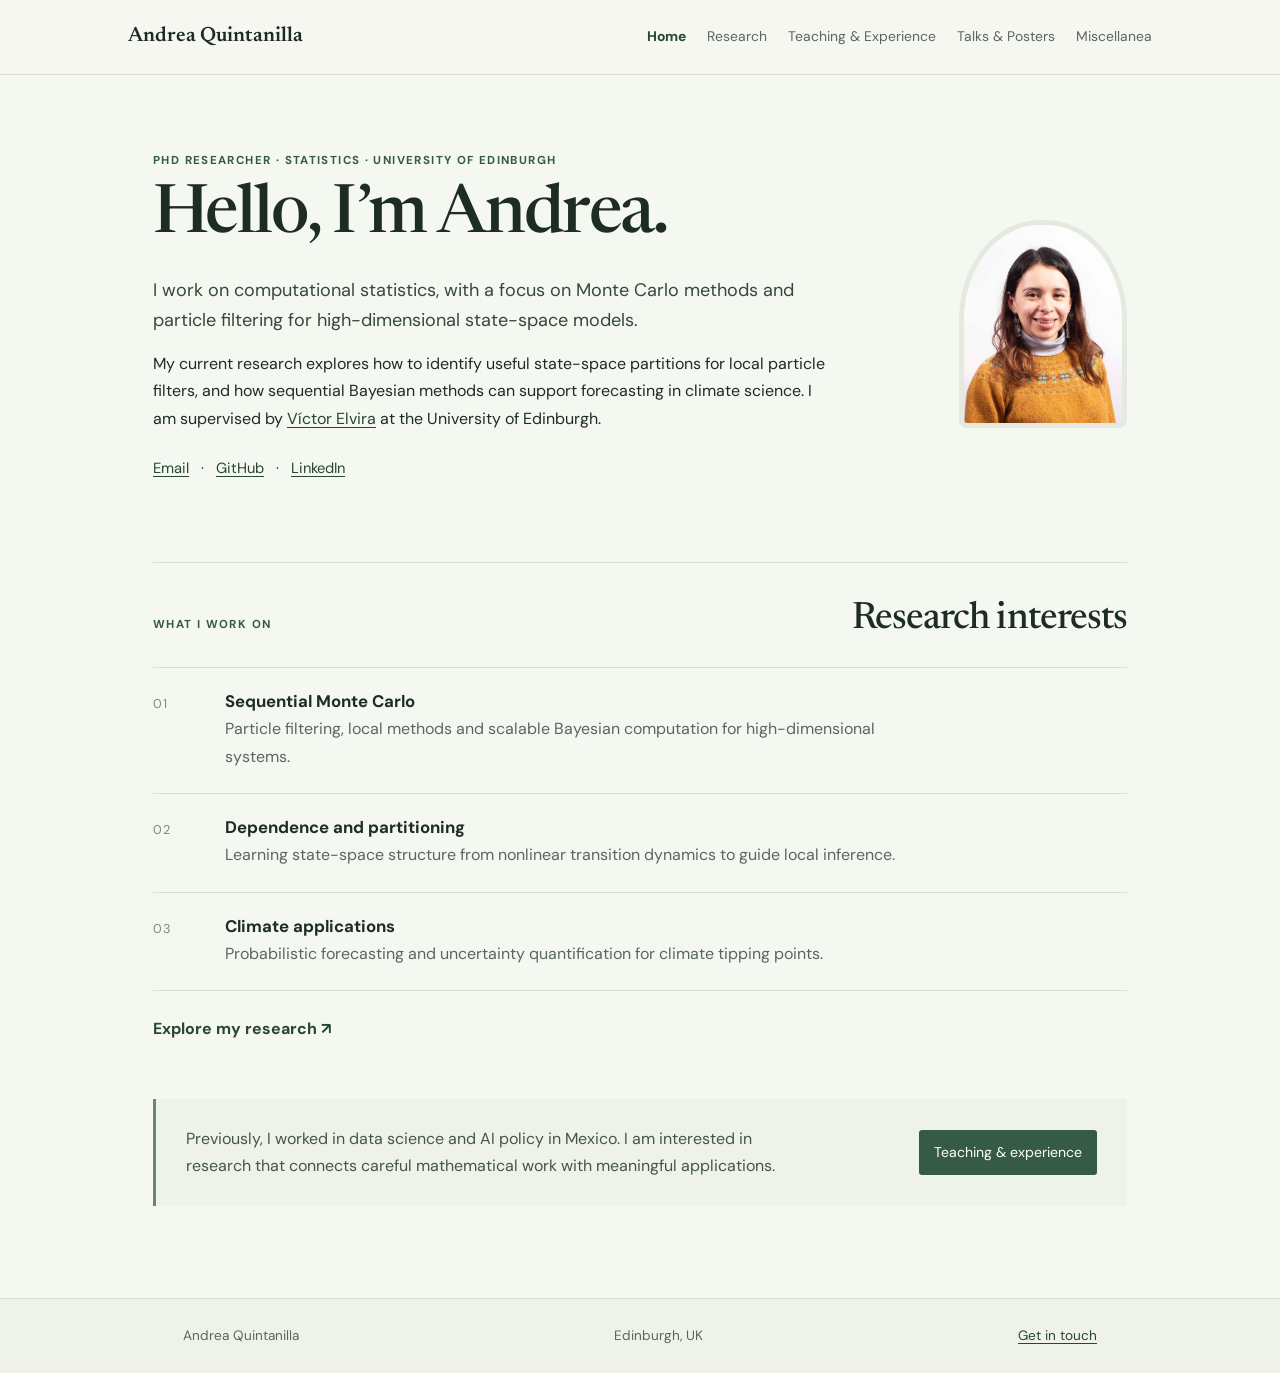
<file: index.html>
<!doctype html>
<html lang="en">
<head>
  <meta charset="utf-8">
  <meta name="viewport" content="width=device-width, initial-scale=1">
  <meta name="description" content="Andrea Quintanilla is a PhD researcher in statistics at the University of Edinburgh, working on Monte Carlo methods, particle filtering and climate applications.">
  <title>Andrea Quintanilla | Home</title>
  <link rel="stylesheet" href="assets/style.css">
</head>
<body>
  <header class="site-header">
    <div class="header-inner">
      <a class="wordmark" href="index.html">Andrea Quintanilla</a>
      <nav aria-label="Main navigation">
        <a class="active" aria-current="page" href="index.html">Home</a>
        <a href="research.html">Research</a>
        <a href="teaching-experience.html">Teaching &amp; Experience</a>
        <a href="talks-posters.html">Talks &amp; Posters</a>
        <a href="miscellanea.html">Miscellanea</a>
      </nav>
    </div>
  </header>

  <main class="page home-page">
    <section class="intro">
      <div class="intro-copy">
        <p class="eyebrow">PhD researcher · Statistics · University of Edinburgh</p>
        <h1>Hello, I’m Andrea.</h1>
        <p class="lead">I work on computational statistics, with a focus on Monte Carlo methods and particle filtering for high-dimensional state-space models.</p>
        <p>My current research explores how to identify useful state-space partitions for local particle filters, and how sequential Bayesian methods can support forecasting in climate science. I am supervised by <a href="https://victorelvira.github.io/">Víctor Elvira</a> at the University of Edinburgh.</p>
        <p class="contact-line"><a href="mailto:A.Quintanilla-Carranza@sms.ed.ac.uk">Email</a><span aria-hidden="true">·</span><a href="https://github.com/AndreaQuinCa">GitHub</a><span aria-hidden="true">·</span><a href="https://www.linkedin.com/in/andrea-quintanilla">LinkedIn</a></p>
      </div>
      <figure class="portrait-wrap">
        <img class="portrait" src="assets/andrea-quintanilla.jpg" alt="Portrait of Andrea Quintanilla">
      </figure>
    </section>

    <section class="home-section">
      <div class="section-heading">
        <p class="eyebrow">What I work on</p>
        <h2>Research interests</h2>
      </div>
      <div class="interest-list">
        <article class="interest-item">
          <span class="number">01</span>
          <div><h3>Sequential Monte Carlo</h3><p>Particle filtering, local methods and scalable Bayesian computation for high-dimensional systems.</p></div>
        </article>
        <article class="interest-item">
          <span class="number">02</span>
          <div><h3>Dependence and partitioning</h3><p>Learning state-space structure from nonlinear transition dynamics to guide local inference.</p></div>
        </article>
        <article class="interest-item">
          <span class="number">03</span>
          <div><h3>Climate applications</h3><p>Probabilistic forecasting and uncertainty quantification for climate tipping points.</p></div>
        </article>
      </div>
      <a class="text-link" href="research.html">Explore my research <span aria-hidden="true">↗</span></a>
    </section>

    <section class="notice-band">
      <p>Previously, I worked in data science and AI policy in Mexico. I am interested in research that connects careful mathematical work with meaningful applications.</p>
      <a class="button-link" href="teaching-experience.html">Teaching &amp; experience</a>
    </section>
  </main>

  <footer class="site-footer"><div><span>Andrea Quintanilla</span><span>Edinburgh, UK</span><a href="mailto:A.Quintanilla-Carranza@sms.ed.ac.uk">Get in touch</a></div></footer>
</body>
</html>
</file>
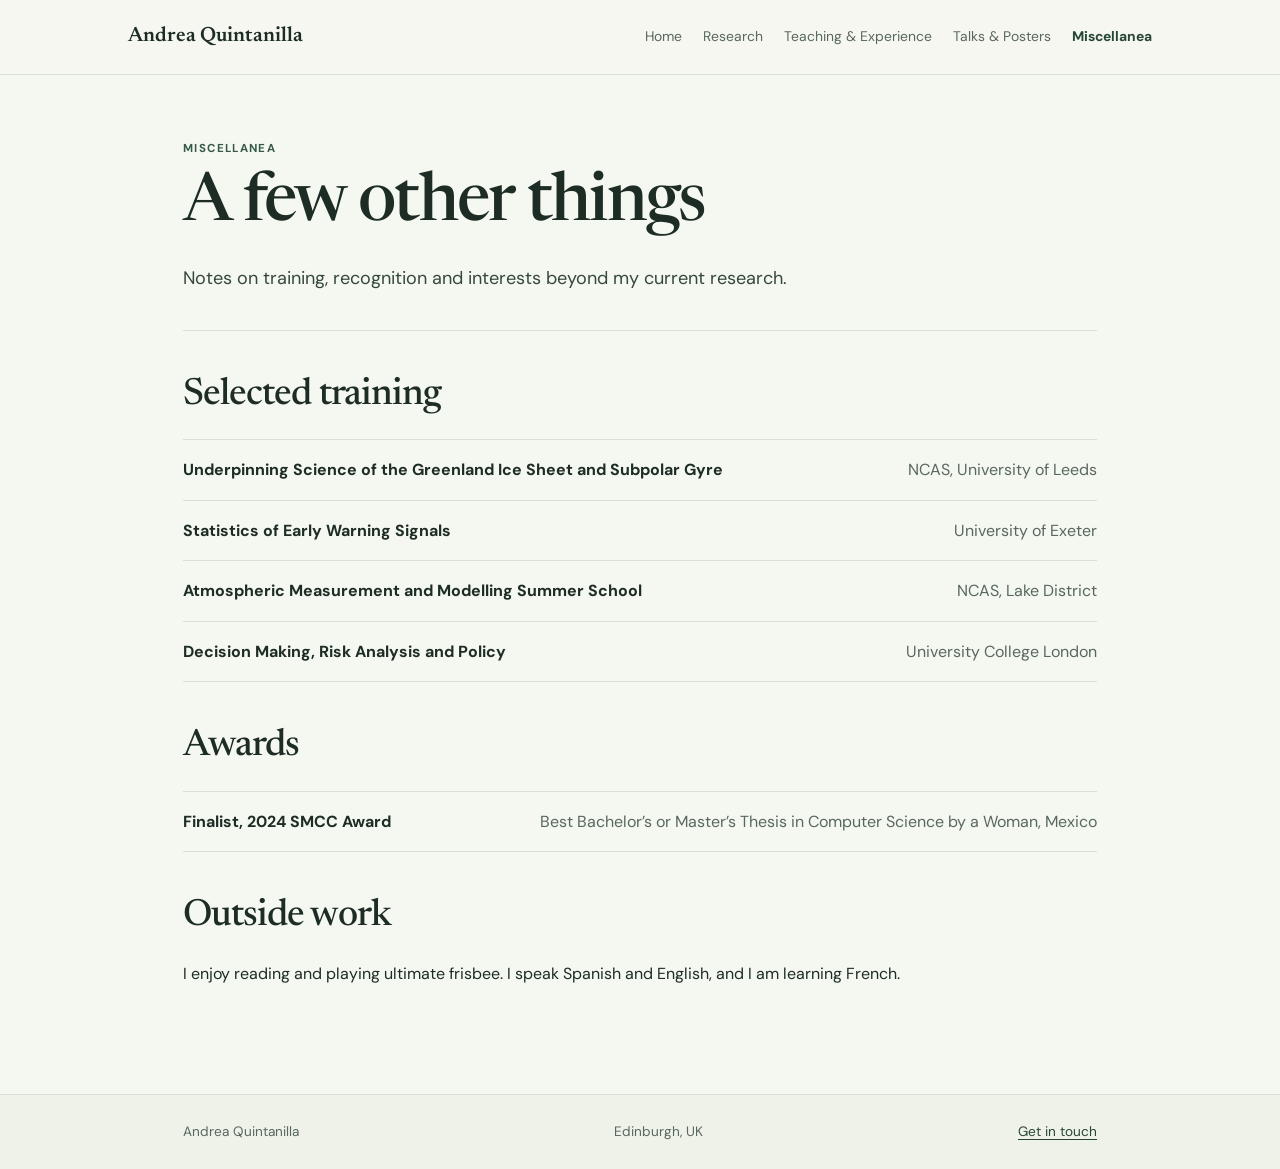
<file: miscellanea.html>
<!doctype html>
<html lang="en">
<head>
  <meta charset="utf-8">
  <meta name="viewport" content="width=device-width, initial-scale=1">
  <meta name="description" content="Awards, training and a few personal interests of Andrea Quintanilla.">
  <title>Andrea Quintanilla | Miscellanea</title>
  <link rel="stylesheet" href="assets/style.css">
</head>
<body>
  <header class="site-header"><div class="header-inner">
    <a class="wordmark" href="index.html">Andrea Quintanilla</a>
    <nav aria-label="Main navigation"><a href="index.html">Home</a><a href="research.html">Research</a><a href="teaching-experience.html">Teaching &amp; Experience</a><a href="talks-posters.html">Talks &amp; Posters</a><a class="active" aria-current="page" href="miscellanea.html">Miscellanea</a></nav>
  </div></header>
  <main class="page">
    <header class="page-title"><p class="eyebrow">Miscellanea</p><h1>A few other things</h1><p class="lead">Notes on training, recognition and interests beyond my current research.</p></header>
    <section class="content-section"><h2>Selected training</h2>
      <ul class="simple-list">
        <li><strong>Underpinning Science of the Greenland Ice Sheet and Subpolar Gyre</strong><span>NCAS, University of Leeds</span></li>
        <li><strong>Statistics of Early Warning Signals</strong><span>University of Exeter</span></li>
        <li><strong>Atmospheric Measurement and Modelling Summer School</strong><span>NCAS, Lake District</span></li>
        <li><strong>Decision Making, Risk Analysis and Policy</strong><span>University College London</span></li>
      </ul>
    </section>
    <section class="content-section"><h2>Awards</h2>
      <ul class="simple-list"><li><strong>Finalist, 2024 SMCC Award</strong><span>Best Bachelor’s or Master’s Thesis in Computer Science by a Woman, Mexico</span></li></ul>
    </section>
    <section class="content-section"><h2>Outside work</h2>
      <p>I enjoy reading and playing ultimate frisbee. I speak Spanish and English, and I am learning French.</p>
    </section>
  </main>
  <footer class="site-footer"><div><span>Andrea Quintanilla</span><span>Edinburgh, UK</span><a href="mailto:A.Quintanilla-Carranza@sms.ed.ac.uk">Get in touch</a></div></footer>
</body>
</html>
</file>
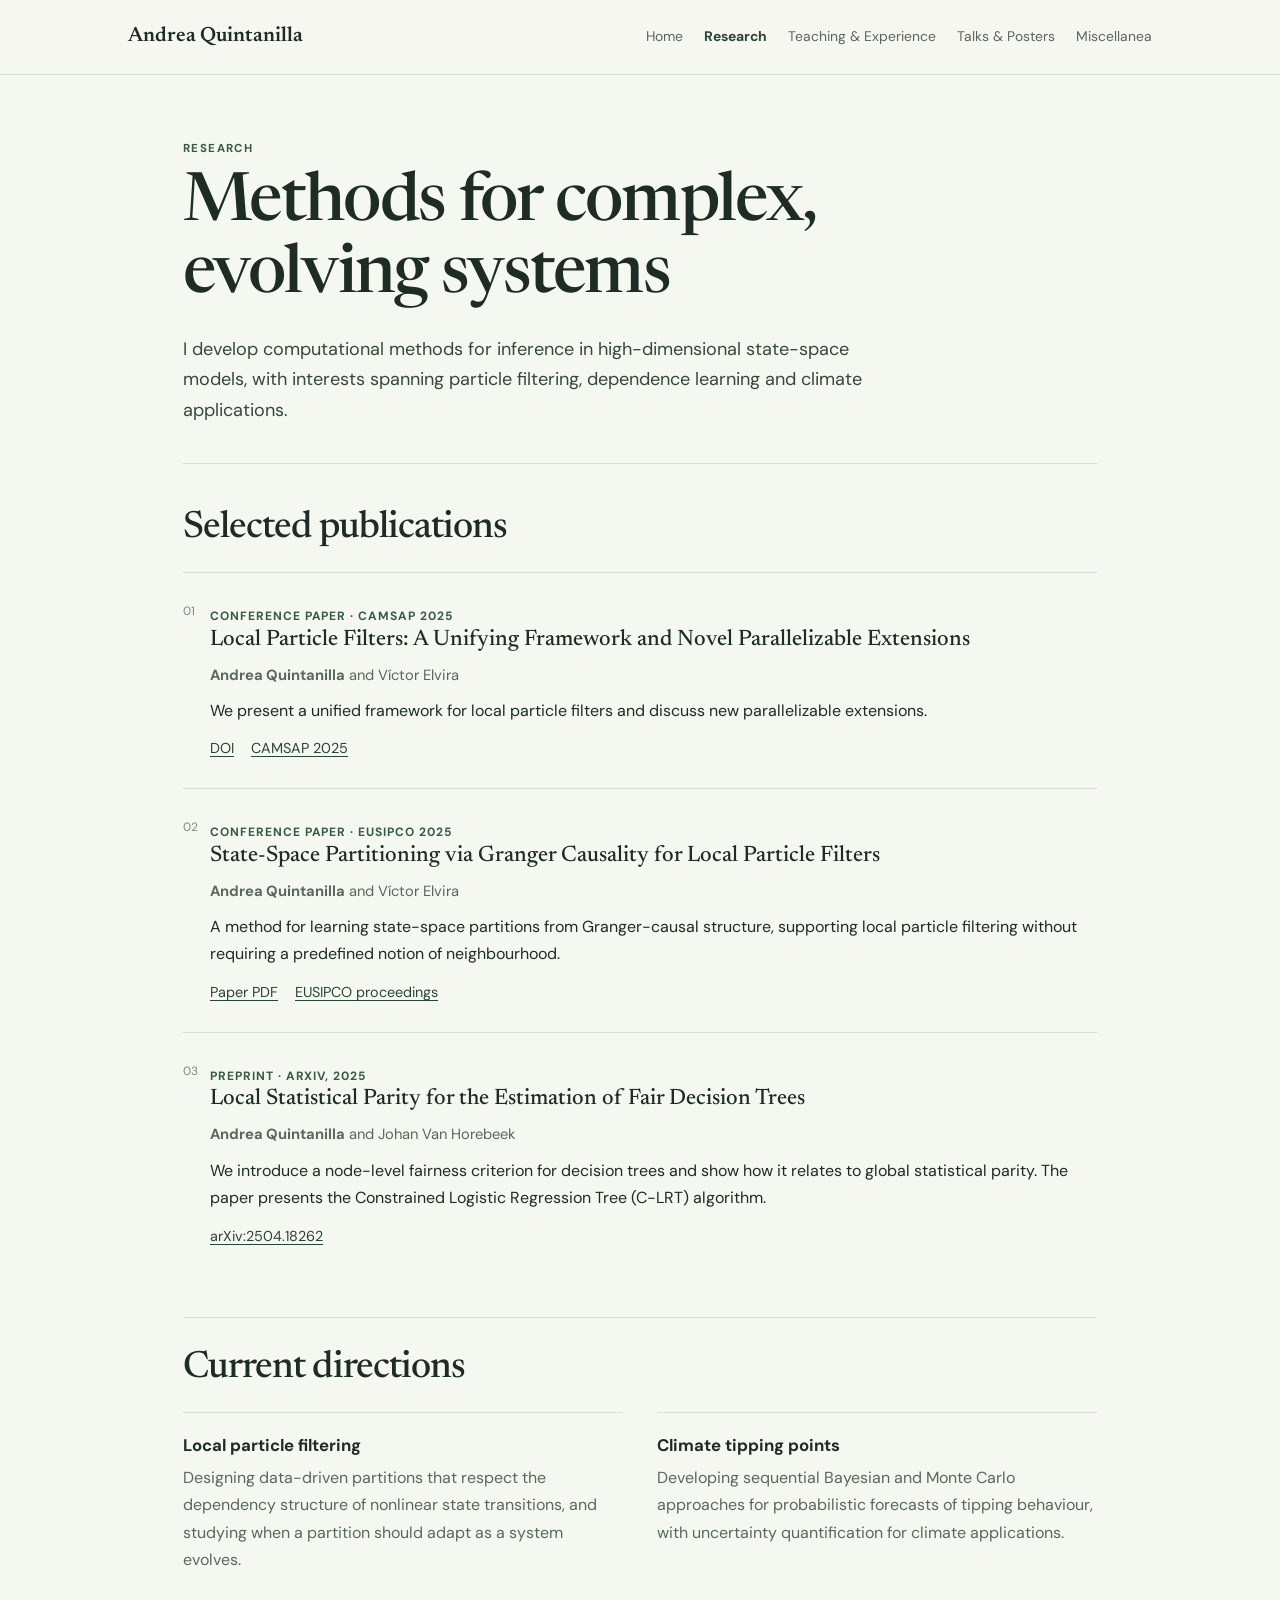
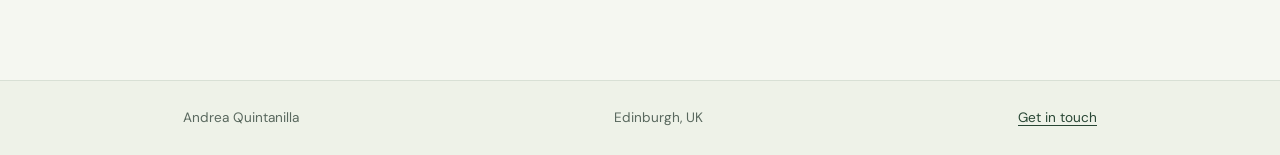
<file: research.html>
<!doctype html>
<html lang="en">
<head>
  <meta charset="utf-8">
  <meta name="viewport" content="width=device-width, initial-scale=1">
  <meta name="description" content="Research by Andrea Quintanilla in particle filtering, Monte Carlo methods, climate applications and algorithmic fairness.">
  <title>Andrea Quintanilla | Research</title>
  <link rel="stylesheet" href="assets/style.css">
</head>
<body>
  <header class="site-header"><div class="header-inner">
    <a class="wordmark" href="index.html">Andrea Quintanilla</a>
    <nav aria-label="Main navigation"><a href="index.html">Home</a><a class="active" aria-current="page" href="research.html">Research</a><a href="teaching-experience.html">Teaching &amp; Experience</a><a href="talks-posters.html">Talks &amp; Posters</a><a href="miscellanea.html">Miscellanea</a></nav>
  </div></header>
  <main class="page">
    <header class="page-title"><p class="eyebrow">Research</p><h1>Methods for complex, evolving systems</h1><p class="lead">I develop computational methods for inference in high-dimensional state-space models, with interests spanning particle filtering, dependence learning and climate applications.</p></header>
    <section class="content-section">
      <h2>Selected publications</h2>
      <ol class="publication-list">
        <li class="publication">
          <p class="pub-type">Conference paper · CAMSAP 2025</p>
          <h3>Local Particle Filters: A Unifying Framework and Novel Parallelizable Extensions</h3>
          <p class="authors"><strong>Andrea Quintanilla</strong> and Víctor Elvira</p>
          <p>We present a unified framework for local particle filters and discuss new parallelizable extensions.</p>
          <p class="pub-links"><a href="https://doi.org/10.1109/CAMSAP66162.2025.11423979">DOI</a><a href="https://cmsworkshops.com/CAMSAP2025/">CAMSAP 2025</a></p>
        </li>
        <li class="publication">
          <p class="pub-type">Conference paper · EUSIPCO 2025</p>
          <h3>State-Space Partitioning via Granger Causality for Local Particle Filters</h3>
          <p class="authors"><strong>Andrea Quintanilla</strong> and Víctor Elvira</p>
          <p>A method for learning state-space partitions from Granger-causal structure, supporting local particle filtering without requiring a predefined notion of neighbourhood.</p>
          <p class="pub-links"><a href="https://eusipco2025.org/wp-content/uploads/pdfs/0002442.pdf">Paper PDF</a><a href="https://eurasip.org/Proceedings/Eusipco/Eusipco2025/HTML/session-index.html">EUSIPCO proceedings</a></p>
        </li>
        <li class="publication">
          <p class="pub-type">Preprint · arXiv, 2025</p>
          <h3>Local Statistical Parity for the Estimation of Fair Decision Trees</h3>
          <p class="authors"><strong>Andrea Quintanilla</strong> and Johan Van Horebeek</p>
          <p>We introduce a node-level fairness criterion for decision trees and show how it relates to global statistical parity. The paper presents the Constrained Logistic Regression Tree (C-LRT) algorithm.</p>
          <p class="pub-links"><a href="https://arxiv.org/abs/2504.18262">arXiv:2504.18262</a></p>
        </li>
      </ol>
    </section>
    <section class="content-section research-agenda">
      <h2>Current directions</h2>
      <div class="two-column">
        <article><h3>Local particle filtering</h3><p>Designing data-driven partitions that respect the dependency structure of nonlinear state transitions, and studying when a partition should adapt as a system evolves.</p></article>
        <article><h3>Climate tipping points</h3><p>Developing sequential Bayesian and Monte Carlo approaches for probabilistic forecasts of tipping behaviour, with uncertainty quantification for climate applications.</p></article>
      </div>
    </section>
  </main>
  <footer class="site-footer"><div><span>Andrea Quintanilla</span><span>Edinburgh, UK</span><a href="mailto:A.Quintanilla-Carranza@sms.ed.ac.uk">Get in touch</a></div></footer>
</body>
</html>
</file>
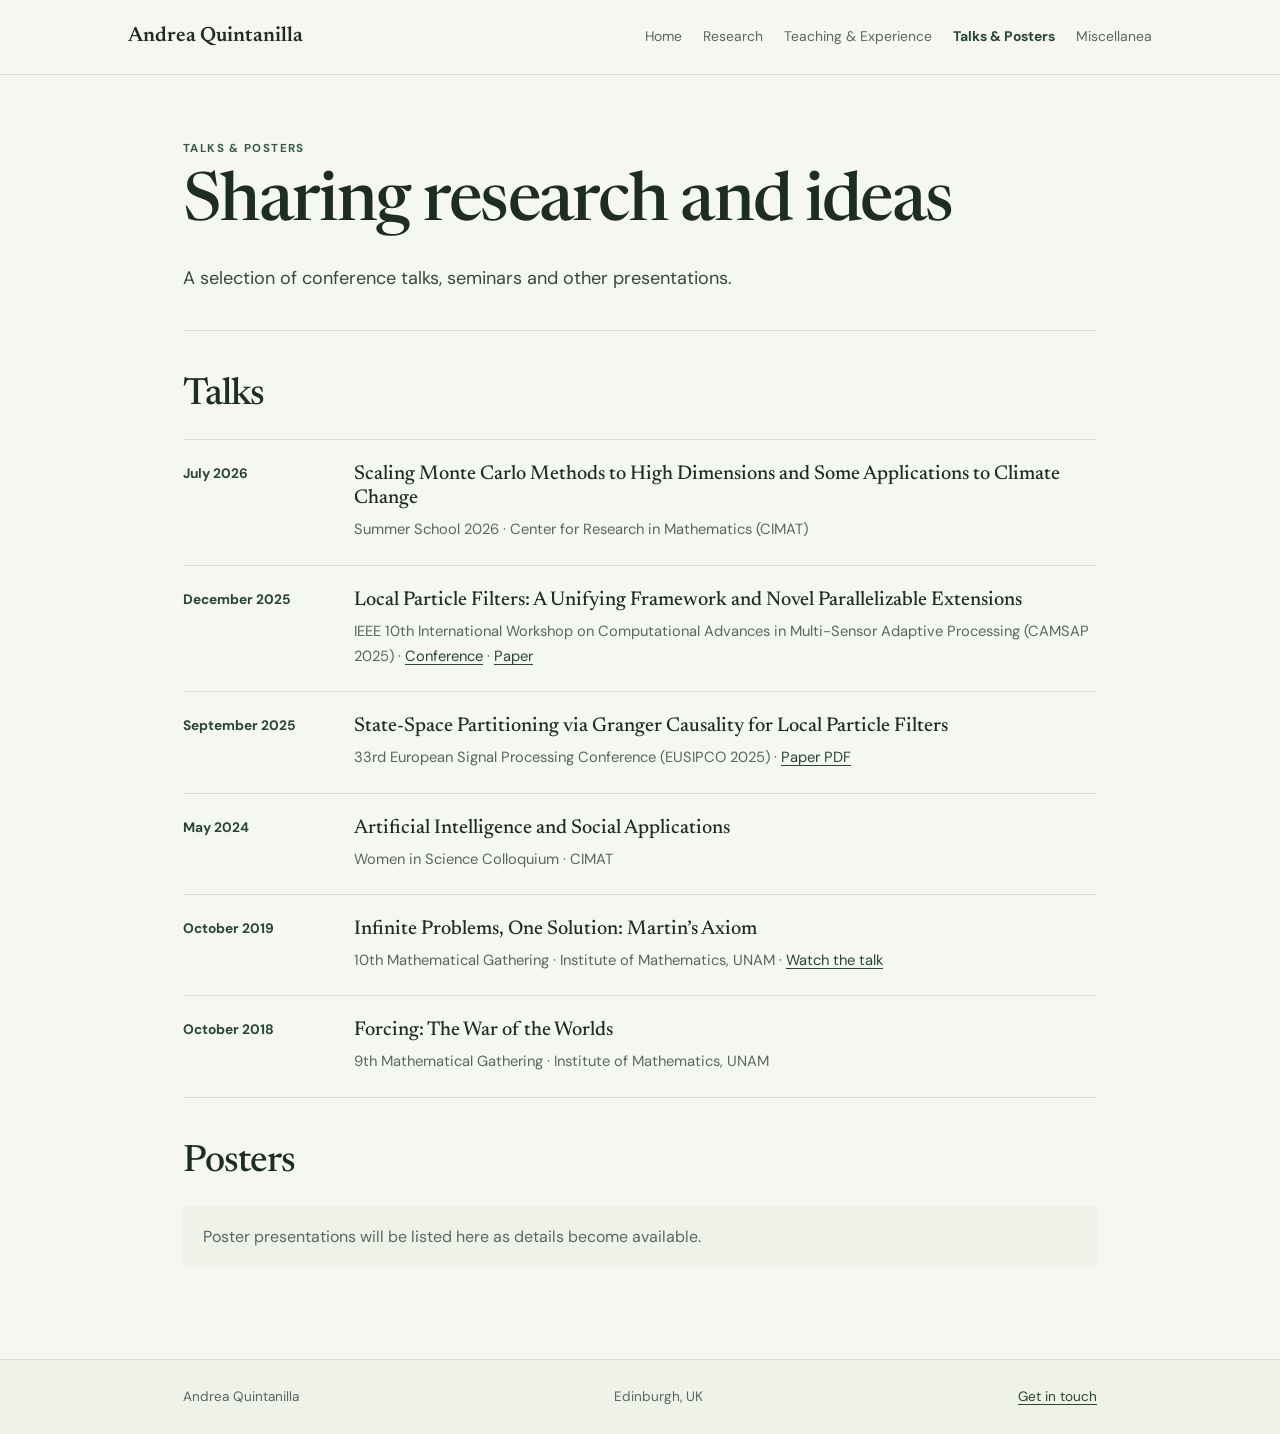
<file: talks-posters.html>
<!doctype html>
<html lang="en">
<head>
  <meta charset="utf-8">
  <meta name="viewport" content="width=device-width, initial-scale=1">
  <meta name="description" content="Conference talks and presentations by Andrea Quintanilla.">
  <title>Andrea Quintanilla | Talks &amp; Posters</title>
  <link rel="stylesheet" href="assets/style.css">
</head>
<body>
  <header class="site-header"><div class="header-inner">
    <a class="wordmark" href="index.html">Andrea Quintanilla</a>
    <nav aria-label="Main navigation"><a href="index.html">Home</a><a href="research.html">Research</a><a href="teaching-experience.html">Teaching &amp; Experience</a><a class="active" aria-current="page" href="talks-posters.html">Talks &amp; Posters</a><a href="miscellanea.html">Miscellanea</a></nav>
  </div></header>
  <main class="page">
    <header class="page-title"><p class="eyebrow">Talks &amp; Posters</p><h1>Sharing research and ideas</h1><p class="lead">A selection of conference talks, seminars and other presentations.</p></header>
    <section class="content-section"><h2>Talks</h2>
      <div class="talk-list">
        <article class="talk"><p class="talk-date">July 2026</p><div><h3>Scaling Monte Carlo Methods to High Dimensions and Some Applications to Climate Change</h3><p>Summer School 2026 · Center for Research in Mathematics (CIMAT)</p></div></article>
        <article class="talk"><p class="talk-date">December 2025</p><div><h3>Local Particle Filters: A Unifying Framework and Novel Parallelizable Extensions</h3><p>IEEE 10th International Workshop on Computational Advances in Multi-Sensor Adaptive Processing (CAMSAP 2025) · <a href="https://cmsworkshops.com/CAMSAP2025/">Conference</a> · <a href="https://doi.org/10.1109/CAMSAP66162.2025.11423979">Paper</a></p></div></article>
        <article class="talk"><p class="talk-date">September 2025</p><div><h3>State-Space Partitioning via Granger Causality for Local Particle Filters</h3><p>33rd European Signal Processing Conference (EUSIPCO 2025) · <a href="https://eusipco2025.org/wp-content/uploads/pdfs/0002442.pdf">Paper PDF</a></p></div></article>
        <article class="talk"><p class="talk-date">May 2024</p><div><h3>Artificial Intelligence and Social Applications</h3><p>Women in Science Colloquium · CIMAT</p></div></article>
        <article class="talk"><p class="talk-date">October 2019</p><div><h3>Infinite Problems, One Solution: Martin’s Axiom</h3><p>10th Mathematical Gathering · Institute of Mathematics, UNAM · <a href="https://www.youtube.com/watch?v=HPR8CqBz9E0&amp;t=873s">Watch the talk</a></p></div></article>
        <article class="talk"><p class="talk-date">October 2018</p><div><h3>Forcing: The War of the Worlds</h3><p>9th Mathematical Gathering · Institute of Mathematics, UNAM</p></div></article>
      </div>
    </section>
    <section class="content-section"><h2>Posters</h2><p class="quiet-note">Poster presentations will be listed here as details become available.</p></section>
  </main>
  <footer class="site-footer"><div><span>Andrea Quintanilla</span><span>Edinburgh, UK</span><a href="mailto:A.Quintanilla-Carranza@sms.ed.ac.uk">Get in touch</a></div></footer>
</body>
</html>
</file>
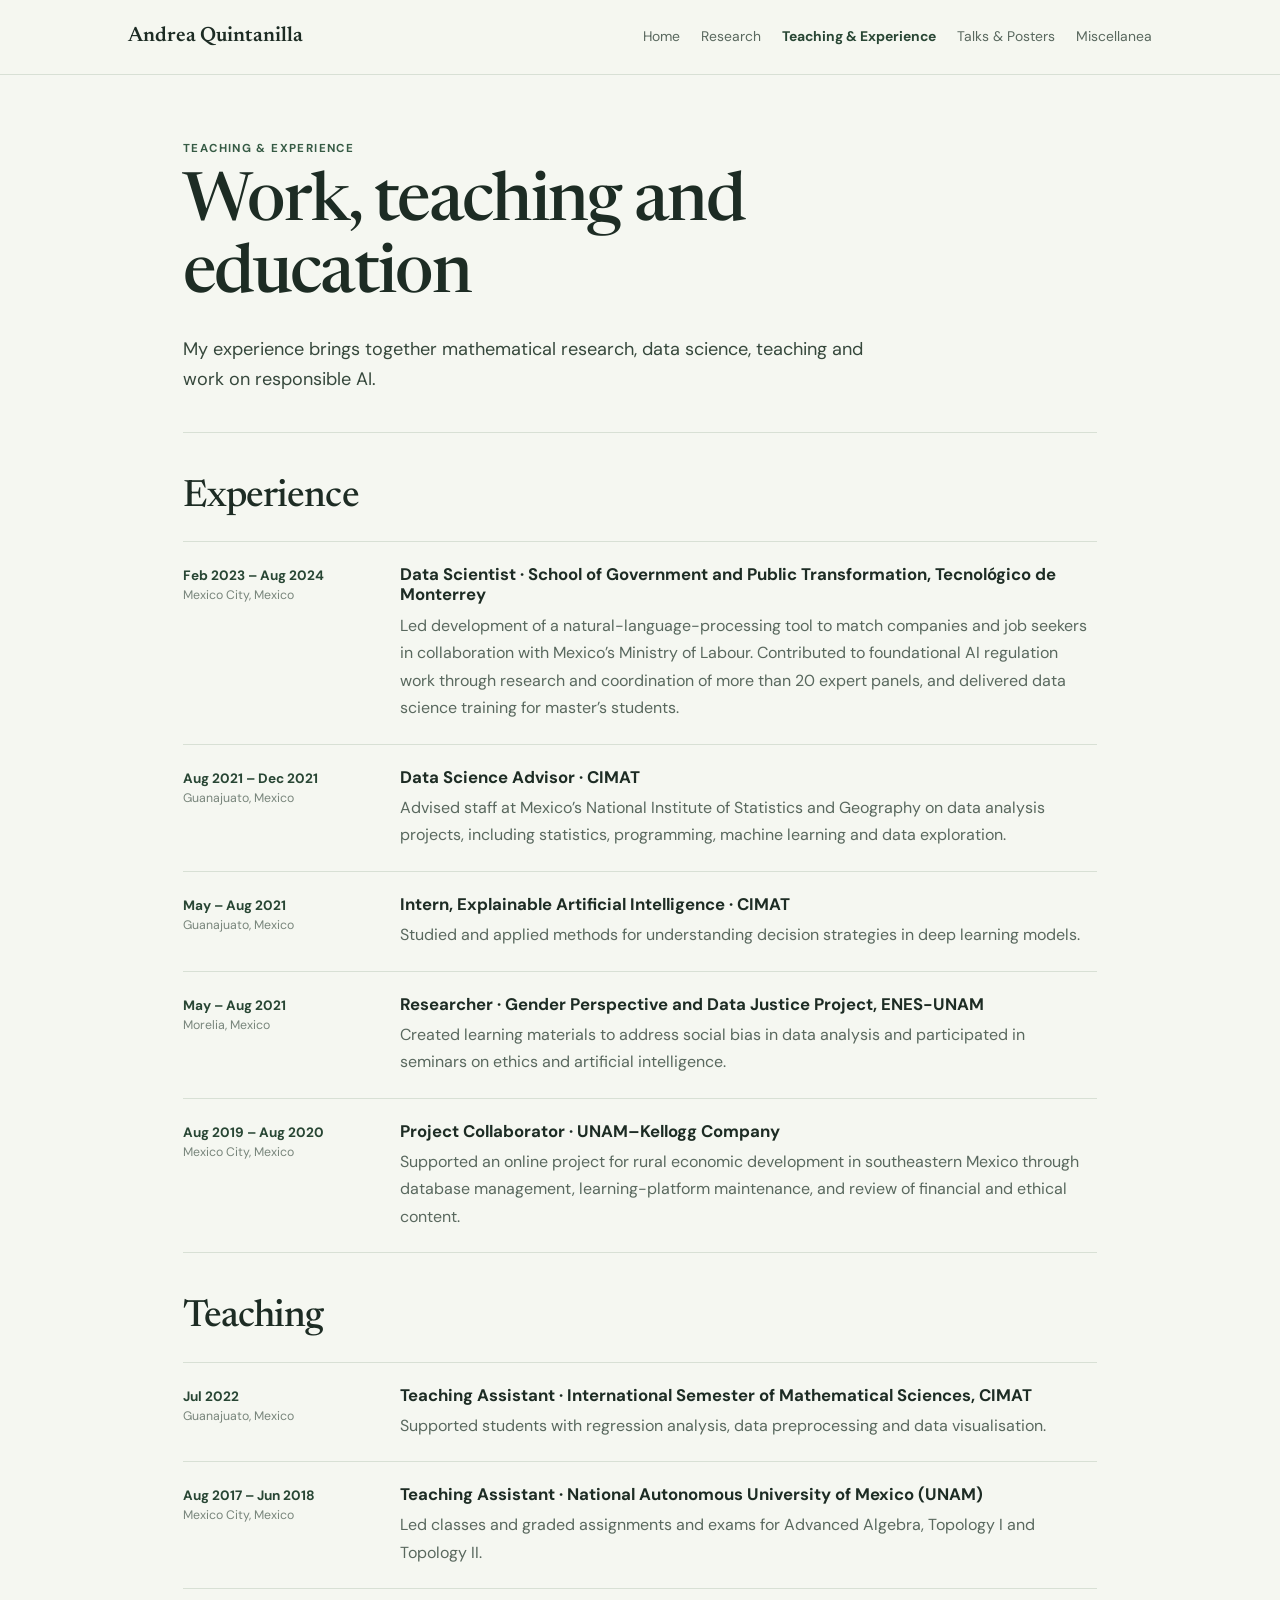
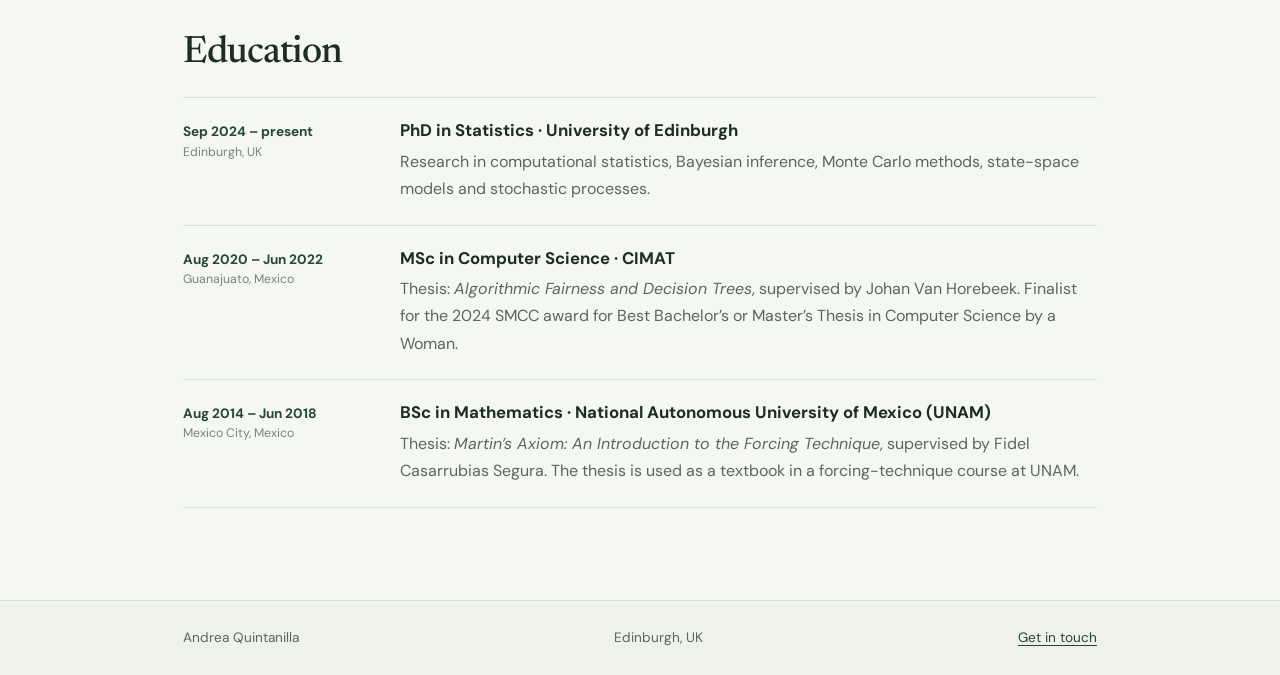
<file: teaching-experience.html>
<!doctype html>
<html lang="en">
<head>
  <meta charset="utf-8">
  <meta name="viewport" content="width=device-width, initial-scale=1">
  <meta name="description" content="Teaching, professional experience and education of Andrea Quintanilla.">
  <title>Andrea Quintanilla | Teaching &amp; Experience</title>
  <link rel="stylesheet" href="assets/style.css">
</head>
<body>
  <header class="site-header"><div class="header-inner">
    <a class="wordmark" href="index.html">Andrea Quintanilla</a>
    <nav aria-label="Main navigation"><a href="index.html">Home</a><a href="research.html">Research</a><a class="active" aria-current="page" href="teaching-experience.html">Teaching &amp; Experience</a><a href="talks-posters.html">Talks &amp; Posters</a><a href="miscellanea.html">Miscellanea</a></nav>
  </div></header>
  <main class="page">
    <header class="page-title"><p class="eyebrow">Teaching &amp; Experience</p><h1>Work, teaching and education</h1><p class="lead">My experience brings together mathematical research, data science, teaching and work on responsible AI.</p></header>
    <section class="content-section"><h2>Experience</h2>
      <div class="timeline">
        <article class="timeline-item"><p class="timeline-date">Feb 2023 – Aug 2024 <span>Mexico City, Mexico</span></p><div><h3>Data Scientist · School of Government and Public Transformation, Tecnológico de Monterrey</h3><p>Led development of a natural-language-processing tool to match companies and job seekers in collaboration with Mexico’s Ministry of Labour. Contributed to foundational AI regulation work through research and coordination of more than 20 expert panels, and delivered data science training for master’s students.</p></div></article>
        <article class="timeline-item"><p class="timeline-date">Aug 2021 – Dec 2021 <span>Guanajuato, Mexico</span></p><div><h3>Data Science Advisor · CIMAT</h3><p>Advised staff at Mexico’s National Institute of Statistics and Geography on data analysis projects, including statistics, programming, machine learning and data exploration.</p></div></article>
        <article class="timeline-item"><p class="timeline-date">May – Aug 2021 <span>Guanajuato, Mexico</span></p><div><h3>Intern, Explainable Artificial Intelligence · CIMAT</h3><p>Studied and applied methods for understanding decision strategies in deep learning models.</p></div></article>
        <article class="timeline-item"><p class="timeline-date">May – Aug 2021 <span>Morelia, Mexico</span></p><div><h3>Researcher · Gender Perspective and Data Justice Project, ENES-UNAM</h3><p>Created learning materials to address social bias in data analysis and participated in seminars on ethics and artificial intelligence.</p></div></article>
        <article class="timeline-item"><p class="timeline-date">Aug 2019 – Aug 2020 <span>Mexico City, Mexico</span></p><div><h3>Project Collaborator · UNAM–Kellogg Company</h3><p>Supported an online project for rural economic development in southeastern Mexico through database management, learning-platform maintenance, and review of financial and ethical content.</p></div></article>
      </div>
    </section>
    <section class="content-section"><h2>Teaching</h2>
      <div class="timeline">
        <article class="timeline-item"><p class="timeline-date">Jul 2022 <span>Guanajuato, Mexico</span></p><div><h3>Teaching Assistant · International Semester of Mathematical Sciences, CIMAT</h3><p>Supported students with regression analysis, data preprocessing and data visualisation.</p></div></article>
        <article class="timeline-item"><p class="timeline-date">Aug 2017 – Jun 2018 <span>Mexico City, Mexico</span></p><div><h3>Teaching Assistant · National Autonomous University of Mexico (UNAM)</h3><p>Led classes and graded assignments and exams for Advanced Algebra, Topology I and Topology II.</p></div></article>
      </div>
    </section>
    <section class="content-section"><h2>Education</h2>
      <div class="timeline">
        <article class="timeline-item"><p class="timeline-date">Sep 2024 – present <span>Edinburgh, UK</span></p><div><h3>PhD in Statistics · University of Edinburgh</h3><p>Research in computational statistics, Bayesian inference, Monte Carlo methods, state-space models and stochastic processes.</p></div></article>
        <article class="timeline-item"><p class="timeline-date">Aug 2020 – Jun 2022 <span>Guanajuato, Mexico</span></p><div><h3>MSc in Computer Science · CIMAT</h3><p>Thesis: <em>Algorithmic Fairness and Decision Trees</em>, supervised by Johan Van Horebeek. Finalist for the 2024 SMCC award for Best Bachelor’s or Master’s Thesis in Computer Science by a Woman.</p></div></article>
        <article class="timeline-item"><p class="timeline-date">Aug 2014 – Jun 2018 <span>Mexico City, Mexico</span></p><div><h3>BSc in Mathematics · National Autonomous University of Mexico (UNAM)</h3><p>Thesis: <em>Martin’s Axiom: An Introduction to the Forcing Technique</em>, supervised by Fidel Casarrubias Segura. The thesis is used as a textbook in a forcing-technique course at UNAM.</p></div></article>
      </div>
    </section>
  </main>
  <footer class="site-footer"><div><span>Andrea Quintanilla</span><span>Edinburgh, UK</span><a href="mailto:A.Quintanilla-Carranza@sms.ed.ac.uk">Get in touch</a></div></footer>
</body>
</html>
</file>
<file: assets/style.css>
@import url('https://fonts.googleapis.com/css2?family=DM+Sans:wght@400;500;600;700&family=Newsreader:opsz,wght@6..72,500;6..72,600&display=swap');

:root {
  color-scheme: light;
  --paper: #f5f7f1;
  --paper-strong: #eef2e8;
  --ink: #1d2c24;
  --muted: #59685e;
  --green: #365b45;
  --green-deep: #284634;
  --line: #d8e0d5;
  --accent: #dce9d9;
  --serif: "Newsreader", Georgia, serif;
  --sans: "DM Sans", "Segoe UI", sans-serif;
}

* { box-sizing: border-box; }
html { scroll-behavior: smooth; }
body { margin: 0; color: var(--ink); background: var(--paper); font: 16px/1.72 var(--sans); }
a { color: var(--green-deep); text-decoration-thickness: 1px; text-underline-offset: 3px; }
a:hover { color: #658151; }
a:focus-visible { outline: 3px solid #91a880; outline-offset: 3px; border-radius: 2px; }
.site-header { border-bottom: 1px solid var(--line); background: rgba(245,247,241,.96); }
.header-inner { max-width: 1080px; min-height: 74px; margin: auto; padding: 12px 28px; display: flex; align-items: center; justify-content: space-between; gap: 24px; }
.wordmark { color: var(--ink); font-family: var(--serif); font-size: 1.3rem; font-weight: 600; text-decoration: none; white-space: nowrap; }
nav { display: flex; gap: 21px; align-items: center; flex-wrap: wrap; }
nav a { color: var(--muted); font-size: .87rem; text-decoration: none; white-space: nowrap; }
nav a:hover, nav a.active { color: var(--green-deep); }
nav a.active { font-weight: 700; }
.page { max-width: 970px; margin: 0 auto; padding: 65px 28px 92px; }
.home-page { max-width: 1030px; }
.intro { min-height: 370px; display: grid; grid-template-columns: 1fr 190px; gap: 60px; align-items: center; padding: 12px 0 66px; }
.intro-copy { max-width: 680px; }
.portrait-wrap { margin: 0; justify-self: end; }
.portrait { display: block; width: 168px; height: 208px; object-fit: cover; object-position: center 25%; border-radius: 48% 48% 8px 8px; border: 5px solid #e4eadf; }
.eyebrow { margin: 0 0 12px; color: var(--green); text-transform: uppercase; letter-spacing: .12em; font-weight: 700; font-size: .72rem; line-height: 1.5; }
h1, h2, h3 { margin: 0; line-height: 1.2; }
h1, h2 { font-family: var(--serif); font-weight: 500; letter-spacing: -.025em; }
h1 { max-width: 780px; font-size: clamp(2.5rem, 6vw, 4.2rem); line-height: 1.06; }
h2 { font-size: clamp(1.8rem, 3vw, 2.35rem); }
h3 { font-size: 1.05rem; font-weight: 700; }
p { margin: 0 0 14px; }
.lead { margin: 22px 0 14px; max-width: 720px; color: #36483c; font-size: 1.13rem; line-height: 1.7; }
.contact-line { margin-top: 24px; display: flex; gap: 12px; align-items: center; font-size: .92rem; }
.home-section { padding-top: 34px; border-top: 1px solid var(--line); }
.section-heading { display: flex; align-items: baseline; justify-content: space-between; margin-bottom: 25px; }
.section-heading .eyebrow { margin: 0; }
.interest-list { border-top: 1px solid var(--line); }
.interest-item { display: grid; grid-template-columns: 60px 1fr; gap: 12px; padding: 23px 0; border-bottom: 1px solid var(--line); }
.number { color: #7b8d78; font-size: .8rem; letter-spacing: .08em; padding-top: 2px; }
.interest-item h3 { margin-bottom: 4px; }
.interest-item p { max-width: 690px; margin: 0; color: var(--muted); }
.text-link { display: inline-block; margin-top: 24px; font-weight: 700; text-decoration: none; }
.notice-band { margin-top: 56px; padding: 26px 30px; background: var(--paper-strong); display: flex; align-items: center; justify-content: space-between; gap: 28px; border-left: 3px solid #6b876a; }
.notice-band p { max-width: 610px; margin: 0; color: #44554a; }
.button-link { flex: 0 0 auto; display: inline-block; padding: 10px 15px; background: var(--green); color: white; font-size: .88rem; text-decoration: none; border-radius: 3px; }
.button-link:hover { color: white; background: var(--green-deep); }
.page-title { padding-bottom: 37px; border-bottom: 1px solid var(--line); }
.page-title .lead { margin-bottom: 0; }
.content-section { margin-top: 42px; }
.content-section > h2 { margin-bottom: 21px; }
.publication-list { margin: 0; padding: 0; list-style: none; counter-reset: papers; }
.publication { position: relative; padding: 24px 0 27px 27px; border-top: 1px solid var(--line); counter-increment: papers; }
.publication::before { content: "0" counter(papers); position: absolute; left: 0; top: 28px; color: #7b8d78; font-size: .75rem; }
.pub-type { margin-bottom: 7px; color: var(--green); font-size: .75rem; letter-spacing: .08em; text-transform: uppercase; font-weight: 700; }
.publication h3 { max-width: 760px; font-family: var(--serif); font-size: 1.4rem; font-weight: 500; }
.publication p { margin-top: 9px; margin-bottom: 0; }
.publication .authors { color: var(--muted); font-size: .92rem; }
.pub-links { display: flex; gap: 17px; margin-top: 12px !important; font-size: .9rem; }
.research-agenda { padding-top: 28px; border-top: 1px solid var(--line); }
.two-column { display: grid; grid-template-columns: repeat(2, minmax(0, 1fr)); gap: 34px; }
.two-column article { padding: 22px 0 0; border-top: 1px solid var(--line); }
.two-column h3 { margin-bottom: 8px; }
.two-column p { color: var(--muted); }
.timeline { border-top: 1px solid var(--line); }
.timeline-item { display: grid; grid-template-columns: 190px 1fr; gap: 27px; padding: 22px 0; border-bottom: 1px solid var(--line); }
.timeline-date { margin: 1px 0 0; color: var(--green-deep); font-size: .85rem; font-weight: 700; line-height: 1.55; }
.timeline-date span { display: block; color: #78857b; font-size: .77rem; font-weight: 400; }
.timeline-item h3 { margin-bottom: 7px; }
.timeline-item p:not(.timeline-date) { max-width: 690px; margin: 0; color: var(--muted); }
.talk-list { border-top: 1px solid var(--line); }
.talk { display: grid; grid-template-columns: 145px 1fr; gap: 26px; padding: 22px 0; border-bottom: 1px solid var(--line); }
.talk-date { margin: 0; color: var(--green-deep); font-size: .86rem; font-weight: 700; }
.talk h3 { font-family: var(--serif); font-size: 1.25rem; font-weight: 500; }
.talk p:not(.talk-date) { margin: 7px 0 0; color: var(--muted); font-size: .92rem; }
.quiet-note { padding: 17px 20px; margin: 0; background: var(--paper-strong); color: var(--muted); }
.simple-list { list-style: none; padding: 0; margin: 0; border-top: 1px solid var(--line); }
.simple-list li { padding: 16px 0; border-bottom: 1px solid var(--line); display: flex; flex-wrap: wrap; gap: 5px 16px; justify-content: space-between; }
.simple-list span { color: var(--muted); }
.site-footer { border-top: 1px solid var(--line); background: var(--paper-strong); }
.site-footer > div { max-width: 970px; min-height: 74px; margin: auto; padding: 18px 28px; display: flex; flex-wrap: wrap; align-items: center; justify-content: space-between; gap: 10px 22px; color: var(--muted); font-size: .85rem; }
.site-footer a { color: var(--green-deep); }

@media (max-width: 780px) {
  .header-inner { align-items: flex-start; flex-direction: column; gap: 10px; padding-top: 17px; padding-bottom: 15px; }
  nav { gap: 8px 16px; }
  nav a { font-size: .82rem; }
  .page { padding-top: 46px; }
  .intro { grid-template-columns: 1fr 135px; gap: 24px; min-height: 0; padding-bottom: 43px; }
  .portrait { width: 130px; height: 165px; }
  .notice-band { align-items: flex-start; flex-direction: column; gap: 18px; }
}
@media (max-width: 560px) {
  body { font-size: 15px; }
  .header-inner { padding-left: 20px; padding-right: 20px; }
  .page { padding: 38px 20px 65px; }
  .intro { display: flex; flex-direction: column-reverse; align-items: flex-start; gap: 22px; }
  .portrait-wrap { align-self: flex-start; }
  .portrait { width: 112px; height: 140px; border-width: 4px; }
  .lead { font-size: 1.04rem; }
  .section-heading { display: block; }
  .section-heading .eyebrow { margin-bottom: 7px; }
  .timeline-item, .talk { grid-template-columns: 1fr; gap: 7px; }
  .two-column { grid-template-columns: 1fr; gap: 8px; }
  .notice-band { padding: 22px; }
  .site-footer > div { padding-left: 20px; padding-right: 20px; }
}
</file>
